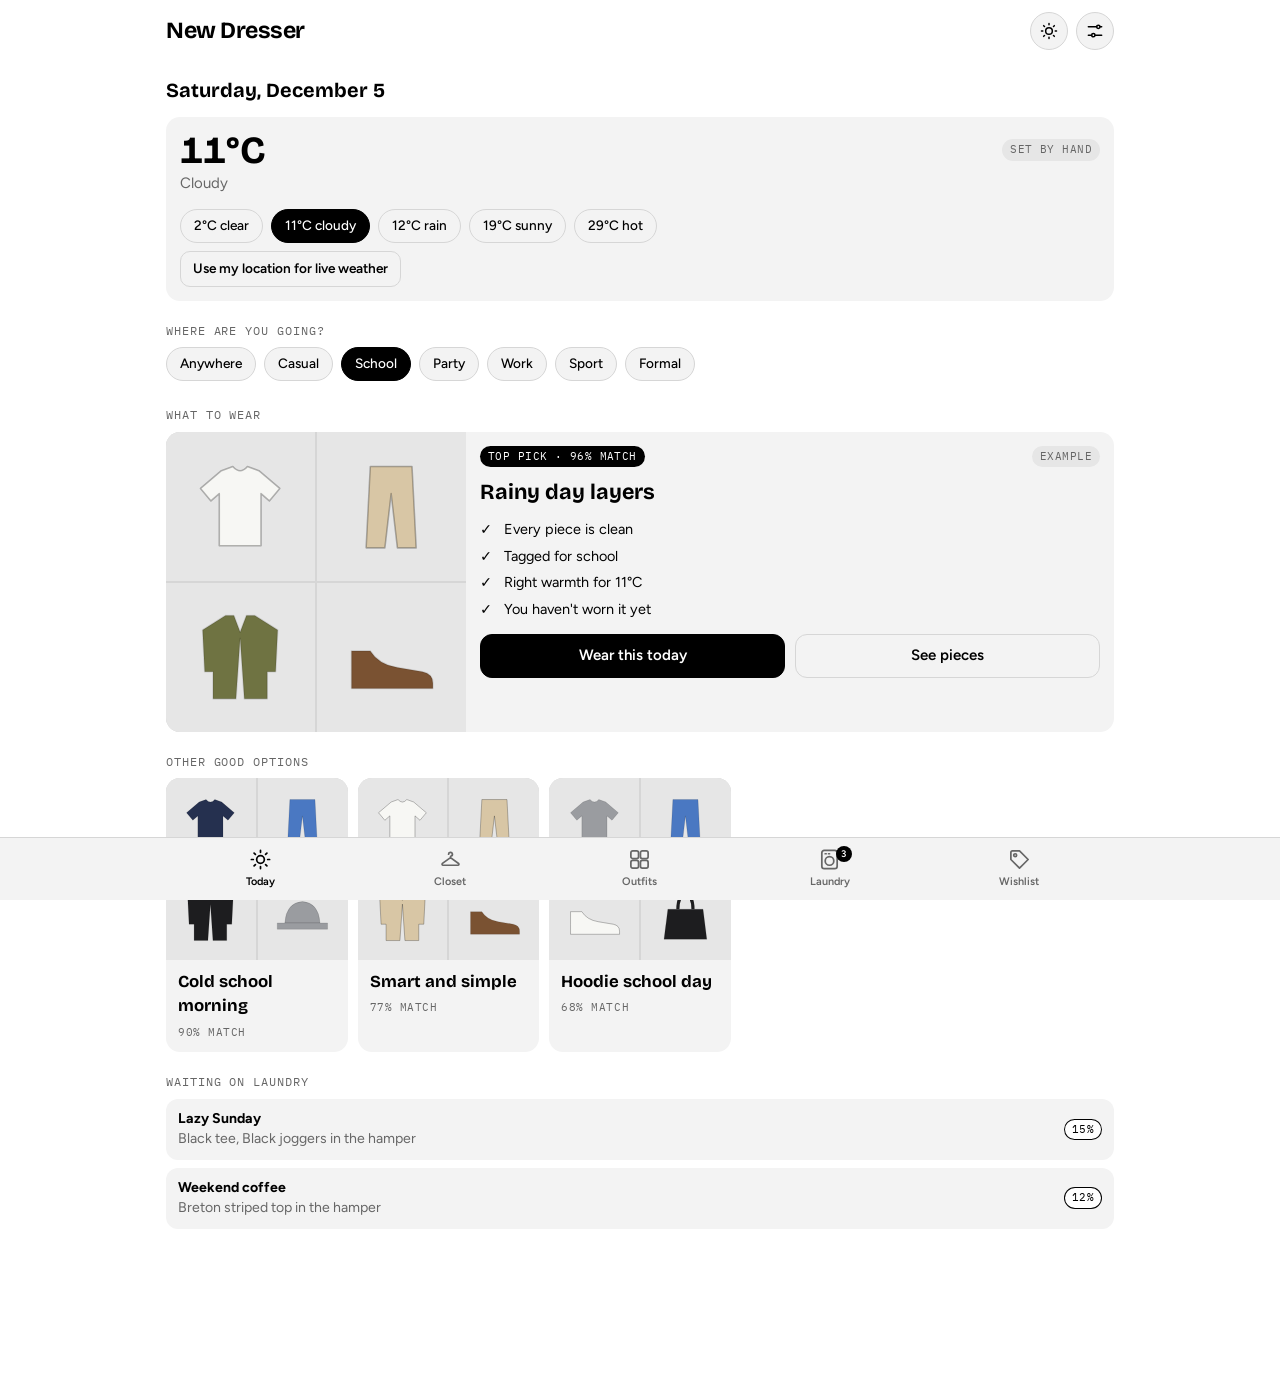
<file: public/index.html>
<!doctype html>
<html lang="en">
<head>
<meta charset="utf-8">
<meta name="viewport" content="width=device-width, initial-scale=1, viewport-fit=cover">
<title>New Dresser</title>
<meta name="description" content="Your closet, outfits, laundry and wishlist, on your phone.">
<meta name="apple-mobile-web-app-capable" content="yes">
<meta name="mobile-web-app-capable" content="yes">
<meta name="apple-mobile-web-app-title" content="Dresser">
<meta name="apple-mobile-web-app-status-bar-style" content="black-translucent">
<meta name="theme-color" content="#ffffff" media="(prefers-color-scheme: light)">
<meta name="theme-color" content="#000000" media="(prefers-color-scheme: dark)">
<link rel="manifest" href="manifest.webmanifest">
<link rel="icon" href="icons/icon-192.png" type="image/png">
<link rel="apple-touch-icon" href="icons/apple-touch-icon.png">
<link rel="preconnect" href="https://fonts.googleapis.com">
<link rel="preconnect" href="https://fonts.gstatic.com" crossorigin>
<link rel="stylesheet" href="https://fonts.googleapis.com/css2?family=Bricolage+Grotesque:opsz,wght@12..96,500;12..96,700&family=Figtree:wght@400;500;600&family=IBM+Plex+Mono:wght@400;500&display=swap">
<link rel="stylesheet" href="styles.css">
</head>
<body>
<header class="top">
  <div class="wrap top-in">
    <div class="brand">New Dresser</div>
    <div class="top-actions">
      <button class="icon-btn" type="button" data-action="toggle-theme" id="themeBtn" aria-label="Switch to dark mode">
        <svg class="theme-ico" viewBox="0 0 24 24" fill="none" stroke="currentColor" stroke-width="1.8" stroke-linecap="round"><g class="sun"><circle cx="12" cy="12" r="4"/><path d="M12 3v1.5M12 19.5V21M3 12h1.5M19.5 12H21M5.6 5.6l1 1M17.4 17.4l1 1M5.6 18.4l1-1M17.4 6.6l1-1"/></g><path class="moon" d="M20 14.5A8 8 0 0 1 9.5 4 8 8 0 1 0 20 14.5Z"/></svg>
      </button>
      <button class="icon-btn" type="button" data-action="settings" aria-label="Wardrobe stats and settings">
        <svg viewBox="0 0 24 24" fill="none" stroke="currentColor" stroke-width="1.8" stroke-linecap="round"><path d="M4 7h10M18 7h2M4 17h4M12 17h8"/><circle cx="16" cy="7" r="2"/><circle cx="10" cy="17" r="2"/></svg>
      </button>
    </div>
  </div>
</header>

<main id="view" class="wrap" aria-live="polite"><p class="boot-msg">Loading New Dresser…</p></main>

<button class="fab" id="fab" type="button">
  <svg viewBox="0 0 24 24" fill="none" stroke="currentColor" stroke-width="2.2" stroke-linecap="round"><path d="M12 5v14M5 12h14"/></svg>
  <span id="fabLabel">Add item</span>
</button>

<nav class="tabs" aria-label="Sections">
  <div class="wrap tabs-in">
    <button class="tab" type="button" data-tab="today">
      <svg viewBox="0 0 24 24" fill="none" stroke="currentColor" stroke-width="1.8" stroke-linecap="round"><circle cx="12" cy="12" r="4"/><path d="M12 2.5v2M12 19.5v2M2.5 12h2M19.5 12h2M5.3 5.3l1.4 1.4M17.3 17.3l1.4 1.4M5.3 18.7l1.4-1.4M17.3 6.7l1.4-1.4"/></svg>
      Today
    </button>
    <button class="tab" type="button" data-tab="closet">
      <svg viewBox="0 0 24 24" fill="none" stroke="currentColor" stroke-width="1.8" stroke-linecap="round" stroke-linejoin="round"><path d="M10 6.5a2 2 0 1 1 2.6 1.9c-.4.1-.6.5-.6.9V10l8.4 6.1c.8.6.4 1.9-.6 1.9H4.2c-1 0-1.4-1.3-.6-1.9L12 10"/></svg>
      Closet
    </button>
    <button class="tab" type="button" data-tab="outfits">
      <svg viewBox="0 0 24 24" fill="none" stroke="currentColor" stroke-width="1.8" stroke-linejoin="round"><rect x="3" y="3" width="8" height="8" rx="2"/><rect x="13" y="3" width="8" height="8" rx="2"/><rect x="3" y="13" width="8" height="8" rx="2"/><rect x="13" y="13" width="8" height="8" rx="2"/></svg>
      Outfits
    </button>
    <button class="tab" type="button" data-tab="laundry">
      <svg viewBox="0 0 24 24" fill="none" stroke="currentColor" stroke-width="1.8" stroke-linecap="round"><rect x="4" y="2.5" width="16" height="19" rx="2.5"/><circle cx="12" cy="13.5" r="4.5"/><path d="M7.5 6h1M11 6h1"/></svg>
      Laundry
      <span class="dotn" id="hamperCount" hidden></span>
    </button>
    <button class="tab" type="button" data-tab="wish">
      <svg viewBox="0 0 24 24" fill="none" stroke="currentColor" stroke-width="1.8" stroke-linejoin="round"><path d="M3 12V4.5c0-.8.7-1.5 1.5-1.5H12l9 9-9 9-9-9Z"/><circle cx="7.5" cy="7.5" r="1.5"/></svg>
      Wishlist
    </button>
  </div>
</nav>

<div class="sheet-root" id="sheetRoot" hidden>
  <div class="backdrop" data-action="close-sheet"></div>
  <div class="sheet" id="sheet" role="dialog" aria-modal="true"></div>
</div>
<div class="toast" id="toast" hidden></div>
<script>
  // Shows load problems on screen so a screenshot is enough to diagnose them
  (function () {
    function show(msg) {
      var el = document.getElementById('bootError');
      if (!el) { el = document.createElement('div'); el.id = 'bootError'; el.className = 'boot-error'; document.body.appendChild(el); el.textContent = navigator.userAgent; }
      el.textContent = msg + '\n\n' + el.textContent;
    }
    window.addEventListener('error', function (e) {
      if (e.target && e.target !== window) return;
      show('Something went wrong: ' + (e.message || 'unknown error') + (e.filename ? ' (' + e.filename.split('/').pop() + ':' + e.lineno + ')' : ''));
    });
    window.addEventListener('unhandledrejection', function (e) {
      show('Something went wrong: ' + (e.reason && (e.reason.message || e.reason) || 'unknown error'));
    });
    setTimeout(function () {
      if (!window.__ndStarted) show("The app didn't start. Pull down to reload. If this stays, send a screenshot of this message to Claude.");
    }, 6000);
  })();
</script>
<script type="module" src="app.js"></script>
</body>
</html>
</file>
<file: public/styles.css>
/* Layout: fitting-room app — sticky header, five-tab bottom bar (Today, Closet, Outfits, Laundry, Wishlist), bottom sheets for detail/forms. Item details styled like garment care labels. */
/* Monochrome: pure white or pure black ground, greys for surfaces. Only the clothes themselves carry color. */
:root {
  --bg: #ffffff;
  --surface: #f3f3f3;
  --surface-2: #e6e6e6;
  --fg: #000000;
  --muted: #666666;
  --line: #d6d6d6;
  --accent: #000000;
  --accent-soft: #ebebeb;
  --on-accent: #ffffff;
  --good: #000000;
  --good-soft: #ebebeb;
  --warn: #000000;
  --warn-soft: #ebebeb;
  --bad: #000000;
  --bad-soft: #ebebeb;
  --scrim: rgba(0, 0, 0, 0.45);
  --font-display: "Bricolage Grotesque", "Avenir Next", "Segoe UI", system-ui, sans-serif;
  --font-body: "Figtree", "Helvetica Neue", "Segoe UI", system-ui, sans-serif;
  --font-mono: "IBM Plex Mono", ui-monospace, "SF Mono", Menlo, monospace;
  --radius: 14px;
  --nav-h: 62px;
}
@media (prefers-color-scheme: dark) {
  :root:not([data-theme="light"]) {
    --bg: #000000; --surface: #141414; --surface-2: #222222; --fg: #ffffff; --muted: #999999;
    --line: #2e2e2e; --accent: #ffffff; --accent-soft: #262626; --on-accent: #000000;
    --good: #ffffff; --good-soft: #262626; --warn: #ffffff; --warn-soft: #262626; --bad: #ffffff; --bad-soft: #262626;
    --scrim: rgba(0, 0, 0, 0.7);
    color-scheme: dark;
  }
}
:root[data-theme="dark"] {
  --bg: #000000; --surface: #141414; --surface-2: #222222; --fg: #ffffff; --muted: #999999;
  --line: #2e2e2e; --accent: #ffffff; --accent-soft: #262626; --on-accent: #000000;
  --good: #ffffff; --good-soft: #262626; --warn: #ffffff; --warn-soft: #262626; --bad: #ffffff; --bad-soft: #262626;
  --scrim: rgba(0, 0, 0, 0.7);
  color-scheme: dark;
}
:root[data-theme="light"] { color-scheme: light; }
* { box-sizing: border-box; }
html { color-scheme: light; -webkit-text-size-adjust: 100%; padding-top: env(safe-area-inset-top, 0px); }
body { margin: 0; min-height: 100vh; overscroll-behavior-y: none; }
img { max-width: 100%; }
[hidden] { display: none !important; }
body { background: var(--bg); color: var(--fg); font-family: var(--font-body); font-size: 15px; line-height: 1.45; -webkit-tap-highlight-color: transparent; }
body::before { content: ""; position: fixed; inset: 0 0 auto; height: env(safe-area-inset-top, 0px); z-index: 10; background: var(--bg); }
button, input, select, textarea { font: inherit; color: inherit; }
button { cursor: pointer; }
:focus-visible { outline: 2px solid var(--accent); outline-offset: 2px; }
.wrap { max-width: 980px; margin: 0 auto; padding-left: max(16px, env(safe-area-inset-left, 0px)); padding-right: max(16px, env(safe-area-inset-right, 0px)); }

/* Header */
.top { position: sticky; top: env(safe-area-inset-top, 0px); z-index: 5; background: var(--bg); }
.top-in { display: flex; align-items: center; justify-content: space-between; gap: 12px; padding-block: 12px 8px; }
.brand { font-family: var(--font-display); font-weight: 700; font-size: 1.45rem; letter-spacing: -0.02em; }
.icon-btn { background: var(--surface); border: 1px solid var(--line); width: 38px; height: 38px; border-radius: 50%; display: grid; place-items: center; padding: 0; }
.icon-btn svg { width: 20px; height: 20px; }

main { padding-block: 4px calc(var(--nav-h) + 96px + env(safe-area-inset-bottom, 0px)); }
h2.view-title { font-family: var(--font-display); font-weight: 700; font-size: 1.25rem; margin: 14px 0 4px; text-wrap: balance; }
.sub { color: var(--muted); font-size: 0.88rem; margin: 0; }
.section-lbl { font-family: var(--font-mono); font-size: 0.72rem; letter-spacing: 0.08em; text-transform: uppercase; color: var(--muted); margin: 22px 0 8px; }

/* Controls */
.search { width: 100%; padding: 11px 14px; border-radius: 12px; border: 1px solid var(--line); background: var(--surface); }
.search::placeholder { color: var(--muted); }
.chips { display: flex; gap: 8px; overflow-x: auto; padding-block: 10px 4px; scrollbar-width: none; margin: 0 -2px; padding-inline: 2px; }
.chips.wrapping { flex-wrap: wrap; overflow: visible; }
.chips::-webkit-scrollbar { display: none; }
.chip { flex: none; border: 1px solid var(--line); background: var(--surface); border-radius: 999px; padding: 6px 13px; font-size: 0.85rem; font-weight: 500; white-space: nowrap; }
.chip[aria-pressed="true"], .chip-input:checked + .chip { background: var(--fg); color: var(--bg); border-color: var(--fg); }
.chip-input { position: absolute; opacity: 0; pointer-events: none; }
.chip-input:focus-visible + .chip, .chip-input:focus-visible + .sw { outline: 2px solid var(--accent); outline-offset: 2px; }
.row { display: flex; align-items: center; gap: 10px; flex-wrap: wrap; }
.row.between { justify-content: space-between; }
.swatches { display: flex; gap: 8px; flex-wrap: wrap; padding-block: 8px; }
.sw { width: 28px; height: 28px; border-radius: 50%; border: 1px solid var(--line); flex: none; padding: 0; }
.sw[aria-pressed="true"], .chip-input:checked + .sw { box-shadow: 0 0 0 2px var(--bg), 0 0 0 4px var(--fg); }
.sort { border: 1px solid var(--line); background: var(--surface); border-radius: 10px; padding: 6px 10px; font-size: 0.85rem; }
.count { font-family: var(--font-mono); font-size: 0.75rem; color: var(--muted); }

/* Pills */
.pill { display: inline-flex; align-items: center; gap: 4px; font-family: var(--font-mono); font-size: 0.68rem; letter-spacing: 0.04em; text-transform: uppercase; padding: 3px 8px; border-radius: 999px; background: var(--surface-2); color: var(--muted); white-space: nowrap; }
/* Without color, status reads from fill: solid = good, outlined = needs attention */
.pill.good { background: var(--fg); color: var(--bg); }
.pill.warn { background: var(--bg); color: var(--fg); box-shadow: inset 0 0 0 1px var(--fg); }
.pill.bad { background: var(--bg); color: var(--muted); box-shadow: inset 0 0 0 1px var(--line); }
.pill.accent { background: var(--fg); color: var(--bg); }

/* Banner */
.banner { display: flex; gap: 12px; align-items: center; justify-content: space-between; flex-wrap: wrap; background: var(--accent-soft); border-radius: 12px; padding: 10px 14px; margin-top: 12px; font-size: 0.88rem; }
.banner.note { background: var(--surface-2); }
.linkbtn { background: none; border: 0; padding: 0; color: var(--accent); font-weight: 600; text-decoration: underline; text-underline-offset: 3px; }

/* Stat strip */
.stats { display: grid; grid-template-columns: repeat(3, minmax(0, 1fr)); gap: 8px; margin-top: 12px; }
.stat { background: var(--surface); border-radius: 12px; padding: 10px 12px; min-width: 0; }
.stat b { display: block; font-family: var(--font-display); font-size: 1.2rem; font-weight: 700; font-variant-numeric: tabular-nums; white-space: nowrap; overflow: hidden; text-overflow: ellipsis; }
.stat span { font-size: 0.75rem; color: var(--muted); }

/* Closet grid */
.grid { display: grid; grid-template-columns: repeat(auto-fill, minmax(150px, 1fr)); gap: 12px; margin-top: 12px; }
.card { background: var(--surface); border: 0; border-radius: var(--radius); padding: 0; text-align: left; overflow: hidden; display: flex; flex-direction: column; position: relative; }
.card .pic { aspect-ratio: 4 / 5; width: 100%; background: var(--surface-2); display: grid; place-items: center; overflow: hidden; }
.card .pic img { width: 100%; height: 100%; object-fit: cover; }
.card.dirty .pic > * { opacity: 0.45; }
.sil { width: 64%; height: 64%; }
.card .body { padding: 9px 11px 11px; display: grid; gap: 3px; min-width: 0; }
.card .name { font-weight: 600; font-size: 0.92rem; white-space: nowrap; overflow: hidden; text-overflow: ellipsis; }
.tag { font-family: var(--font-mono); font-size: 0.68rem; letter-spacing: 0.05em; text-transform: uppercase; color: var(--muted); white-space: nowrap; overflow: hidden; text-overflow: ellipsis; }
.badges { position: absolute; top: 8px; left: 8px; right: 30px; display: flex; gap: 4px; flex-wrap: wrap; }
.badge { font-family: var(--font-mono); font-size: 0.6rem; letter-spacing: 0.06em; text-transform: uppercase; background: var(--surface); color: var(--muted); padding: 2px 6px; border-radius: 6px; }
.badge.hamper { background: var(--bg); color: var(--fg); box-shadow: inset 0 0 0 1px var(--fg); }
.fav { position: absolute; top: 6px; right: 9px; color: var(--accent); font-size: 1rem; }
.card.sel { box-shadow: 0 0 0 2.5px var(--accent); }
.card .check { position: absolute; top: 8px; right: 8px; width: 24px; height: 24px; border-radius: 50%; background: var(--surface); border: 1.5px solid var(--line); display: grid; place-items: center; font-size: 0.8rem; font-weight: 700; }
.card.sel .check { background: var(--accent); color: var(--on-accent); border-color: var(--accent); }

/* Outfits */
.olist { display: grid; grid-template-columns: repeat(auto-fill, minmax(220px, 1fr)); gap: 14px; margin-top: 12px; }
.ocard { background: var(--surface); border-radius: var(--radius); overflow: hidden; border: 0; padding: 0; text-align: left; display: flex; flex-direction: column; position: relative; }
.collage { aspect-ratio: 1 / 1; display: grid; gap: 2px; background: var(--line); width: 100%; }
.collage > div { background: var(--surface-2); display: grid; place-items: center; overflow: hidden; min-height: 0; position: relative; }
.collage img { width: 100%; height: 100%; object-fit: cover; }
.collage .sil { width: 70%; height: 70%; }
.collage > div.dirty > :not(.mark) { opacity: 0.4; }
.collage .mark { position: absolute; bottom: 6px; left: 6px; }
.collage.n1, .collage.n0 { grid-template-columns: 1fr; }
.collage.n2 { grid-template-columns: 1fr 1fr; }
.collage.n3 { grid-template-columns: 1fr 1fr; grid-template-rows: 1fr 1fr; }
.collage.n3 > div:first-child { grid-row: span 2; }
.collage.n4 { grid-template-columns: 1fr 1fr; grid-template-rows: 1fr 1fr; }
.ocard .body { padding: 10px 12px 12px; display: grid; gap: 6px; }
.ocard .name { font-family: var(--font-display); font-weight: 700; font-size: 1.05rem; }
.taglist { display: flex; gap: 4px; flex-wrap: wrap; }

/* Today */
.weather { background: var(--surface); border-radius: var(--radius); padding: 14px; margin-top: 12px; display: grid; gap: 4px; }
.weather .temp { font-family: var(--font-display); font-weight: 700; font-size: 2.4rem; line-height: 1; font-variant-numeric: tabular-nums; }
.weather .cond { color: var(--muted); }
.pick { background: var(--surface); border-radius: var(--radius); overflow: hidden; display: grid; grid-template-columns: 1fr; margin-top: 8px; }
@media (min-width: 640px) { .pick { grid-template-columns: 300px 1fr; } }
.pick .body { padding: 14px; display: grid; gap: 10px; align-content: start; min-width: 0; }
.pick .name { font-family: var(--font-display); font-weight: 700; font-size: 1.35rem; text-wrap: balance; }
.reasons { list-style: none; margin: 0; padding: 0; display: grid; gap: 6px; font-size: 0.9rem; }
.reasons li { display: grid; grid-template-columns: 18px 1fr; gap: 6px; }
.reasons .ok { color: var(--good); font-weight: 700; }
.reasons .no { color: var(--warn); font-weight: 700; }
.alt-row { display: grid; grid-template-columns: repeat(auto-fill, minmax(150px, 1fr)); gap: 10px; }
.blocked { background: var(--surface); border-radius: 12px; padding: 10px 12px; display: flex; justify-content: space-between; align-items: center; gap: 12px; font-size: 0.88rem; border: 0; width: 100%; text-align: left; }
.blocked + .blocked { margin-top: 8px; }
.blocked span:first-child { min-width: 0; }

/* Laundry */
.load { background: var(--surface); border-radius: var(--radius); padding: 14px; display: grid; gap: 10px; }
.load + .load { margin-top: 10px; }
.load.next { box-shadow: inset 0 0 0 2px var(--accent); }
.load h4 { font-family: var(--font-display); font-weight: 700; font-size: 1.1rem; margin: 0; }

/* Wishlist */
.wlist { display: grid; grid-template-columns: repeat(auto-fill, minmax(280px, 1fr)); gap: 10px; margin-top: 12px; }
.wcard { background: var(--surface); border: 0; border-radius: var(--radius); padding: 10px; display: grid; grid-template-columns: 76px 1fr; gap: 12px; text-align: left; align-items: center; }
.wcard .pic { aspect-ratio: 1; border-radius: 10px; background: var(--surface-2); display: grid; place-items: center; overflow: hidden; }
.wcard .pic img { width: 100%; height: 100%; object-fit: cover; }
.wcard .body { min-width: 0; display: grid; gap: 4px; }
.wcard .name { font-weight: 600; white-space: nowrap; overflow: hidden; text-overflow: ellipsis; }
.price { font-family: var(--font-display); font-weight: 700; font-size: 1.15rem; font-variant-numeric: tabular-nums; }
.spark { display: block; width: 100%; height: 34px; }
.spark-lg { height: 90px; }
.hist { background: var(--surface); border-radius: var(--radius); padding: 4px 14px; font-family: var(--font-mono); font-size: 0.8rem; }
.hist > div { display: flex; justify-content: space-between; padding-block: 8px; border-bottom: 1px dashed var(--line); font-variant-numeric: tabular-nums; }
.hist > div:last-child { border-bottom: 0; }

/* Empty */
.empty { text-align: center; padding: 48px 16px; color: var(--muted); display: grid; gap: 10px; justify-items: center; }
.empty strong { color: var(--fg); font-family: var(--font-display); font-size: 1.1rem; }

/* Buttons */
.btn { border: 1px solid var(--line); background: var(--surface); border-radius: 12px; padding: 10px 16px; font-weight: 600; display: inline-flex; align-items: center; justify-content: center; gap: 8px; }
.btn.primary { background: var(--accent); color: var(--on-accent); border-color: var(--accent); }
.btn.small { padding: 7px 12px; font-size: 0.85rem; border-radius: 10px; }
.btn.danger { color: var(--bad); }
.btn.armed { background: var(--fg); color: var(--bg); border-color: var(--fg); }
.btn.block { width: 100%; }
.btn:disabled { opacity: 0.5; cursor: not-allowed; }

/* Bottom nav */
.tabs { position: fixed; left: 0; right: 0; bottom: 0; z-index: 6; background: var(--surface); border-top: 1px solid var(--line); padding-bottom: env(safe-area-inset-bottom, 0px); }
.tabs-in { display: grid; grid-template-columns: repeat(5, 1fr); height: var(--nav-h); }
.tab { background: none; border: 0; display: grid; justify-items: center; align-content: center; gap: 3px; color: var(--muted); font-size: 0.68rem; font-weight: 600; padding: 0; position: relative; }
.tab svg { width: 23px; height: 23px; }
.tab[aria-current="page"] { color: var(--accent); }
.tab .dotn { position: absolute; top: 8px; left: calc(50% + 6px); min-width: 16px; height: 16px; border-radius: 8px; background: var(--fg); color: var(--bg); font-size: 0.6rem; display: grid; place-items: center; padding: 0 4px; }
.fab { position: fixed; z-index: 7; right: max(18px, calc(env(safe-area-inset-right, 0px) + 18px)); bottom: calc(var(--nav-h) + 16px + env(safe-area-inset-bottom, 0px)); height: 52px; padding: 0 20px 0 16px; border-radius: 26px; border: 1px solid var(--line); background: var(--accent); color: var(--on-accent); font-weight: 600; display: flex; align-items: center; gap: 8px; box-shadow: 0 6px 20px rgba(0,0,0,0.22); }
.top-actions { display: flex; gap: 8px; }
.theme-ico .moon { display: none; }
:root.is-dark .theme-ico .sun { display: none; }
:root.is-dark .theme-ico .moon { display: inline; }
:root.is-dark .sil g { stroke: rgba(255, 255, 255, 0.22); }
.fab svg { width: 22px; height: 22px; }

/* Sheet */
.sheet-root { position: fixed; inset: 0; z-index: 20; display: flex; align-items: flex-end; justify-content: center; }
.backdrop { position: absolute; inset: 0; background: var(--scrim); }
.sheet { position: relative; background: var(--bg); width: 100%; max-width: 600px; max-height: 92%; overflow-y: auto; border-radius: 20px 20px 0 0; padding: 8px max(16px, env(safe-area-inset-right, 0px)) calc(24px + env(safe-area-inset-bottom, 0px)) max(16px, env(safe-area-inset-left, 0px)); animation: up 0.22s ease-out; overscroll-behavior: contain; }
@keyframes up { from { transform: translateY(24px); opacity: 0.6; } to { transform: none; opacity: 1; } }
@media (prefers-reduced-motion: reduce) { .sheet { animation: none; } }
.grab { width: 40px; height: 4px; border-radius: 2px; background: var(--line); margin: 4px auto 10px; }
.sheet-head { display: flex; align-items: center; justify-content: space-between; gap: 12px; margin-bottom: 8px; }
.sheet-head h3 { font-family: var(--font-display); font-weight: 700; font-size: 1.3rem; margin: 0; text-wrap: balance; min-width: 0; }
.x { background: var(--surface-2); border: 0; width: 34px; height: 34px; border-radius: 50%; font-size: 1.1rem; flex: none; }
.field { display: grid; gap: 6px; margin-top: 16px; }
.field > label, .field > .lbl { font-family: var(--font-mono); font-size: 0.72rem; letter-spacing: 0.08em; text-transform: uppercase; color: var(--muted); }
.two { display: grid; grid-template-columns: 1fr 1fr; gap: 12px; }
.two .field { min-width: 0; }
.input { width: 100%; padding: 11px 13px; border-radius: 12px; border: 1px solid var(--line); background: var(--surface); }
textarea.input { min-height: 72px; resize: vertical; }
.checkline { display: flex; align-items: center; gap: 10px; margin-top: 14px; font-size: 0.92rem; }
.checkline input { width: 20px; height: 20px; accent-color: var(--accent); }
.photo-pick { display: grid; place-items: center; aspect-ratio: 4 / 3; border: 1.5px dashed var(--line); border-radius: var(--radius); background: var(--surface); color: var(--muted); text-align: center; overflow: hidden; position: relative; }
.photo-pick img { width: 100%; height: 100%; object-fit: cover; }
.photo-pick .sil { width: 40%; height: 60%; }
.photo-pick .hint { position: absolute; bottom: 10px; left: 50%; transform: translateX(-50%); background: var(--surface); color: var(--fg); padding: 6px 12px; border-radius: 999px; font-size: 0.82rem; font-weight: 600; white-space: nowrap; }
.ai { background: var(--surface); border-radius: var(--radius); padding: 12px 14px; margin-top: 10px; display: grid; gap: 10px; }
.ai .who { font-family: var(--font-display); font-weight: 700; font-size: 1.1rem; text-wrap: balance; }
.ai .sub a { color: var(--fg); font-weight: 600; }
.ai .row .btn { flex: 1 1 140px; }
.label-thumb { width: 44px; height: 44px; border-radius: 8px; object-fit: cover; background: var(--surface-2); }
@keyframes pulse { 50% { opacity: 0.4; } }
.thinking { animation: pulse 1.4s ease-in-out infinite; }
@media (prefers-reduced-motion: reduce) { .thinking { animation: none; } }
.actions { display: flex; gap: 10px; margin-top: 18px; flex-wrap: wrap; }
.actions .btn { flex: 1 1 140px; }

/* Detail */
.hero-pic { aspect-ratio: 4 / 5; max-height: 48vh; width: 100%; border-radius: var(--radius); background: var(--surface-2); display: grid; place-items: center; overflow: hidden; }
.hero-pic img { width: 100%; height: 100%; object-fit: cover; }
.hero-pic .sil { width: 50%; height: 50%; }
.label-card { background: var(--surface); border-radius: var(--radius); padding: 4px 14px; margin: 14px 0 0; font-family: var(--font-mono); font-size: 0.8rem; }
.label-card > div { display: flex; justify-content: space-between; gap: 16px; padding-block: 9px; border-bottom: 1px dashed var(--line); }
.label-card > div:last-child { border-bottom: 0; }
.label-card dt { color: var(--muted); text-transform: uppercase; letter-spacing: 0.06em; font-size: 0.7rem; padding-top: 2px; }
.label-card dd { margin: 0; text-align: right; min-width: 0; overflow-wrap: anywhere; font-variant-numeric: tabular-nums; }
.dots { display: inline-flex; gap: 4px; vertical-align: middle; }
.dot { width: 12px; height: 12px; border-radius: 50%; border: 1px solid var(--line); display: inline-block; }
.notes { margin-top: 12px; color: var(--muted); white-space: pre-wrap; overflow-wrap: anywhere; }
.mini-row { display: flex; gap: 10px; overflow-x: auto; padding-block: 4px 8px; }
.mini { flex: none; width: 84px; background: var(--surface); border: 0; border-radius: 10px; padding: 0; overflow: hidden; text-align: left; position: relative; }
.mini .pic { aspect-ratio: 1; background: var(--surface-2); display: grid; place-items: center; overflow: hidden; }
.mini .pic img { width: 100%; height: 100%; object-fit: cover; }
.mini .sil { width: 66%; height: 66%; }
.mini.dirty .pic > * { opacity: 0.4; }
.mini > span { display: block; font-size: 0.72rem; padding: 5px 7px 7px; white-space: nowrap; overflow: hidden; text-overflow: ellipsis; }
.meter { height: 6px; background: var(--surface-2); border-radius: 3px; overflow: hidden; margin-top: 6px; }
.meter > div { height: 100%; background: var(--accent); }
.picker-grid { display: grid; grid-template-columns: repeat(auto-fill, minmax(96px, 1fr)); gap: 8px; margin-top: 8px; }
.picker-grid .card .pic { aspect-ratio: 1; }
.picker-grid .card .body { padding: 6px 8px 8px; }
.picker-grid .card .name { font-size: 0.78rem; }

/* Settings */
.bars { background: var(--surface); border-radius: var(--radius); padding: 12px 14px; display: grid; gap: 9px; }
.bar { display: grid; grid-template-columns: 96px 1fr 64px; align-items: center; gap: 10px; font-size: 0.85rem; }
.bar .track { height: 8px; background: var(--surface-2); border-radius: 4px; overflow: hidden; }
.bar .fill { height: 100%; background: var(--accent); border-radius: 4px; }
.bar .n { font-family: var(--font-mono); font-size: 0.75rem; text-align: right; font-variant-numeric: tabular-nums; }
.panel { background: var(--surface); border-radius: var(--radius); padding: 14px; display: grid; gap: 12px; }
.panel p { margin: 0; color: var(--muted); font-size: 0.88rem; }

/* Toast */
.toast { position: fixed; left: 50%; bottom: calc(var(--nav-h) + 84px + env(safe-area-inset-bottom, 0px)); transform: translateX(-50%); background: var(--fg); color: var(--bg); padding: 10px 16px; border-radius: 12px; font-size: 0.88rem; font-weight: 500; z-index: 30; width: max-content; max-width: calc(100% - 32px); text-align: center; }

/* iOS zooms into inputs smaller than 16px */
input, select, textarea { font-size: 16px !important; }

/* Official photo candidates */
.cand-row { display: grid; grid-template-columns: repeat(3, minmax(0, 1fr)); gap: 8px; }
.cand { border: 0; padding: 0; background: var(--surface-2); border-radius: 10px; overflow: hidden; display: grid; text-align: left; }
.cand img { width: 100%; aspect-ratio: 1; object-fit: contain; background: #ffffff; }
.cand span { font-size: 0.68rem; color: var(--muted); padding: 4px 6px; white-space: nowrap; overflow: hidden; text-overflow: ellipsis; }
.cand.sel { box-shadow: 0 0 0 2.5px var(--fg); }

/* Paste-a-cutout helper */
.pastebox { background: var(--surface); border-radius: var(--radius); padding: 12px 14px; margin-top: 10px; display: grid; gap: 8px; font-size: 0.9rem; }
.pastebox ol { margin: 0; padding-left: 20px; color: var(--muted); display: grid; gap: 4px; }
.paste-target { border: 1.5px dashed var(--line); border-radius: 12px; padding: 22px 12px; text-align: center; color: var(--muted); -webkit-user-select: text; user-select: text; }
.paste-target:focus { outline: 2px solid var(--fg); }

/* Add from a link or name */
.lookup { display: grid; gap: 8px; margin-bottom: 4px; }
.lookup .lbl { font-family: var(--font-mono); font-size: 0.72rem; letter-spacing: 0.08em; text-transform: uppercase; color: var(--muted); }
.lookup p { margin: 0; }
.or { text-align: center; color: var(--muted); font-size: 0.82rem; margin: 14px 0 10px; }
.found { display: grid; grid-template-columns: 72px 1fr; gap: 12px; align-items: center; background: var(--surface); border-radius: var(--radius); padding: 10px; }
.found .pic { aspect-ratio: 1; border-radius: 10px; background: #ffffff; display: grid; place-items: center; overflow: hidden; }
.found .pic img { width: 100%; height: 100%; object-fit: contain; }
.found .pic .sil { width: 70%; height: 70%; }
.found .body { display: grid; gap: 4px; min-width: 0; justify-items: start; }

/* Piece attributes */
.chip.add-tag { border-style: dashed; color: var(--muted); background: transparent; }
.chip.tag-input { width: 9.5em; outline: none; border-color: var(--fg); font-size: 16px; }
.comfy-pick { align-items: center; }
.comfy-pick .chip { width: 40px; text-align: center; padding-inline: 0; }
.comfy-dots { letter-spacing: 1px; }

/* Start-up messages */
.boot-msg { color: var(--muted); padding-block: 40px; text-align: center; }
.boot-error { position: fixed; left: 12px; right: 12px; bottom: calc(var(--nav-h) + 12px + env(safe-area-inset-bottom, 0px)); z-index: 40; background: var(--fg); color: var(--bg); border-radius: 12px; padding: 12px 14px; font-family: var(--font-mono); font-size: 12px; white-space: pre-wrap; overflow-wrap: anywhere; max-height: 50vh; overflow: auto; }
</file>
